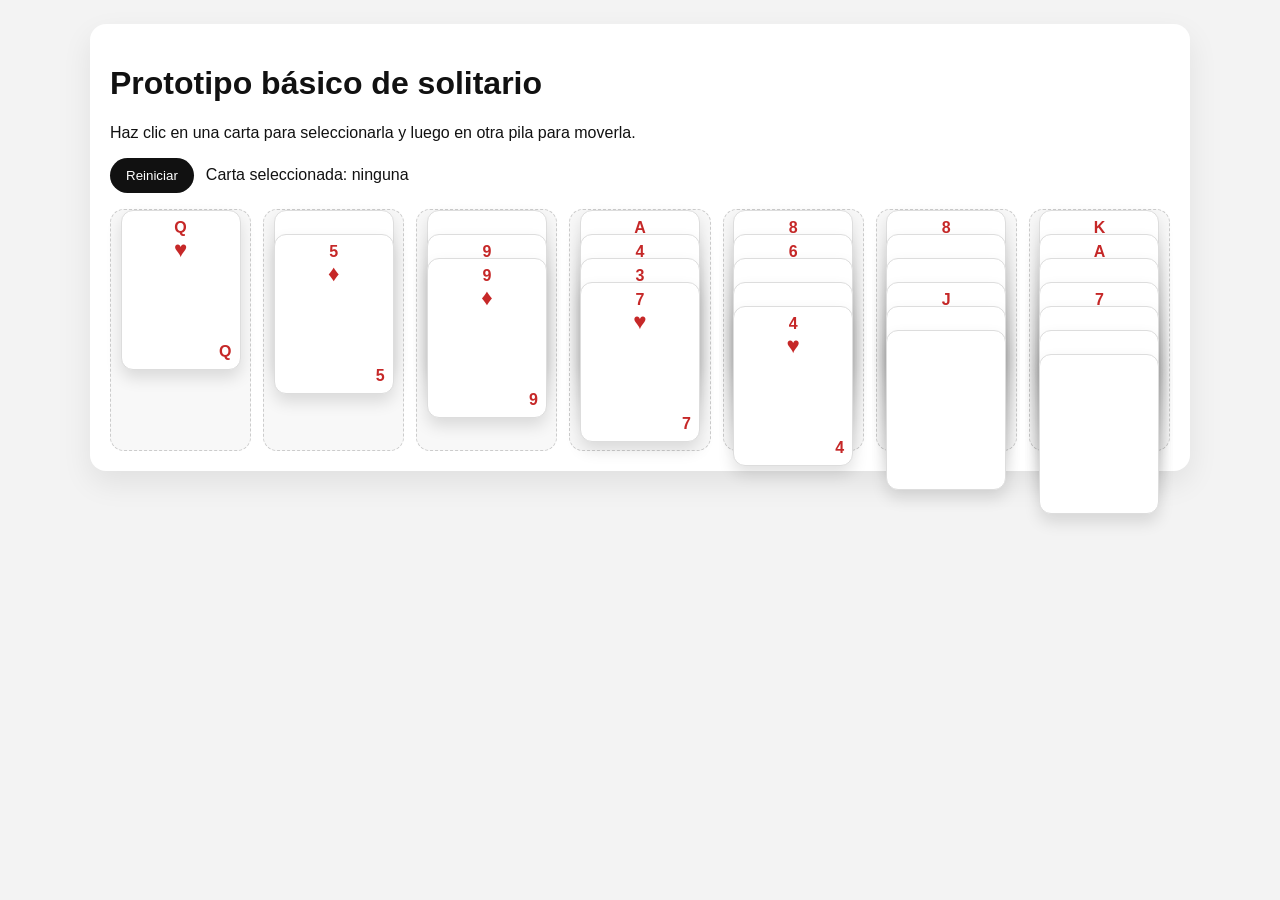
<file: solitario.html>
<!DOCTYPE html>
<html lang="es">
<head>
  <meta charset="UTF-8" />
  <meta name="viewport" content="width=device-width, initial-scale=1.0" />
  <title>Solitario Prototipo</title>
  <style>
    body { font-family: Arial, sans-serif; margin: 0; background: #f3f3f3; color: #111; }
    .wrap { max-width: 1100px; margin: 0 auto; padding: 24px; }
    .panel { background: #fff; padding: 20px; border-radius: 16px; box-shadow: 0 12px 30px rgba(0,0,0,0.08); }
    .controls { display: flex; gap: 12px; align-items: center; margin-bottom: 16px; }
    button { padding: 10px 16px; border: none; border-radius: 999px; background: #111; color: #fff; cursor: pointer; }
    .tableau { display: grid; grid-template-columns: repeat(7, minmax(0, 1fr)); gap: 12px; }
    .pile { min-height: 220px; background: #f8f8f8; border: 1px dashed #ccc; border-radius: 14px; padding: 10px; position: relative; }
    .card { width: 100%; max-width: 120px; aspect-ratio: 3/4; border-radius: 12px; border: 1px solid #ddd; background: white; position: absolute; left: 50%; transform: translateX(-50%); display: grid; grid-template-rows: auto 1fr auto; padding: 8px; box-shadow: 0 8px 16px rgba(0,0,0,0.12); }
    .card.red { color: #c62828; }
    .card .rank { font-weight: 700; font-size: 1rem; }
    .card .suit { font-size: 1.4rem; text-align: center; }
    .card .bottom { text-align: right; }
  </style>
</head>
<body>
  <div class="wrap">
    <div class="panel">
      <h1>Prototipo básico de solitario</h1>
      <p>Haz clic en una carta para seleccionarla y luego en otra pila para moverla.</p>
      <div class="controls">
        <button id="resetButton">Reiniciar</button>
        <span id="status">Carta seleccionada: ninguna</span>
      </div>
      <div id="tableau" class="tableau"></div>
    </div>
  </div>

  <script>
    const suits = [{ symbol: '♠', color: 'black' }, { symbol: '♥', color: 'red' }, { symbol: '♦', color: 'red' }, { symbol: '♣', color: 'black' }];
    const ranks = ['A', '2', '3', '4', '5', '6', '7', '8', '9', '10', 'J', 'Q', 'K'];
    const tableau = [];
    let selectedCard = null;
    const tableauEl = document.getElementById('tableau');
    const statusEl = document.getElementById('status');
    const resetButton = document.getElementById('resetButton');

    function buildDeck() {
      const deck = [];
      suits.forEach((suit) => ranks.forEach((rank) => deck.push({ rank, suit: suit.symbol, color: suit.color, id: `${rank}${suit.symbol}` })));
      return deck;
    }

    function shuffle(array) {
      for (let i = array.length - 1; i > 0; i--) {
        const j = Math.floor(Math.random() * (i + 1));
        [array[i], array[j]] = [array[j], array[i]];
      }
      return array;
    }

    function createGame() {
      tableau.length = 0;
      selectedCard = null;
      statusEl.textContent = 'Carta seleccionada: ninguna';
      const deck = shuffle(buildDeck());
      for (let pile = 0; pile < 7; pile++) {
        tableau.push(deck.splice(0, pile + 1));
      }
      renderTableau();
    }

    function renderTableau() {
      tableauEl.innerHTML = '';
      tableau.forEach((pile, pileIndex) => {
        const pileEl = document.createElement('div');
        pileEl.className = 'pile';
        pileEl.innerHTML = `<div style="font-weight:700; margin-bottom:8px;">Pila ${pileIndex + 1}</div>`;
        pile.forEach((card, cardIndex) => {
          const cardEl = document.createElement('button');
          cardEl.type = 'button';
          cardEl.className = `card ${card.color === 'red' ? 'red' : ''}`;
          cardEl.style.top = `${cardIndex * 24}px`;
          cardEl.innerHTML = `<div class="rank">${card.rank}</div><div class="suit">${card.suit}</div><div class="rank bottom">${card.rank}</div>`;
          cardEl.addEventListener('click', () => handleCardClick(pileIndex, cardIndex));
          pileEl.appendChild(cardEl);
        });
        pileEl.addEventListener('click', () => moveSelectedCardToPile(pileIndex));
        tableauEl.appendChild(pileEl);
      });
    }

    function handleCardClick(pileIndex, cardIndex) {
      const card = tableau[pileIndex][cardIndex];
      if (!card) return;
      if (selectedCard && selectedCard.id === card.id) {
        selectedCard = null;
        statusEl.textContent = 'Carta seleccionada: ninguna';
      } else {
        selectedCard = { ...card, pileIndex, cardIndex };
        statusEl.textContent = `Carta seleccionada: ${card.rank}${card.suit}`;
      }
      renderTableau();
    }

    function moveSelectedCardToPile(targetPileIndex) {
      if (!selectedCard) return;
      if (selectedCard.pileIndex === targetPileIndex) return;
      const sourcePile = tableau[selectedCard.pileIndex];
      const movingCard = sourcePile.splice(selectedCard.cardIndex, 1)[0];
      tableau[targetPileIndex].push(movingCard);
      selectedCard = null;
      statusEl.textContent = 'Carta seleccionada: ninguna';
      renderTableau();
    }

    resetButton.addEventListener('click', createGame);
    createGame();
  </script>
</body>
</html>
</file>
